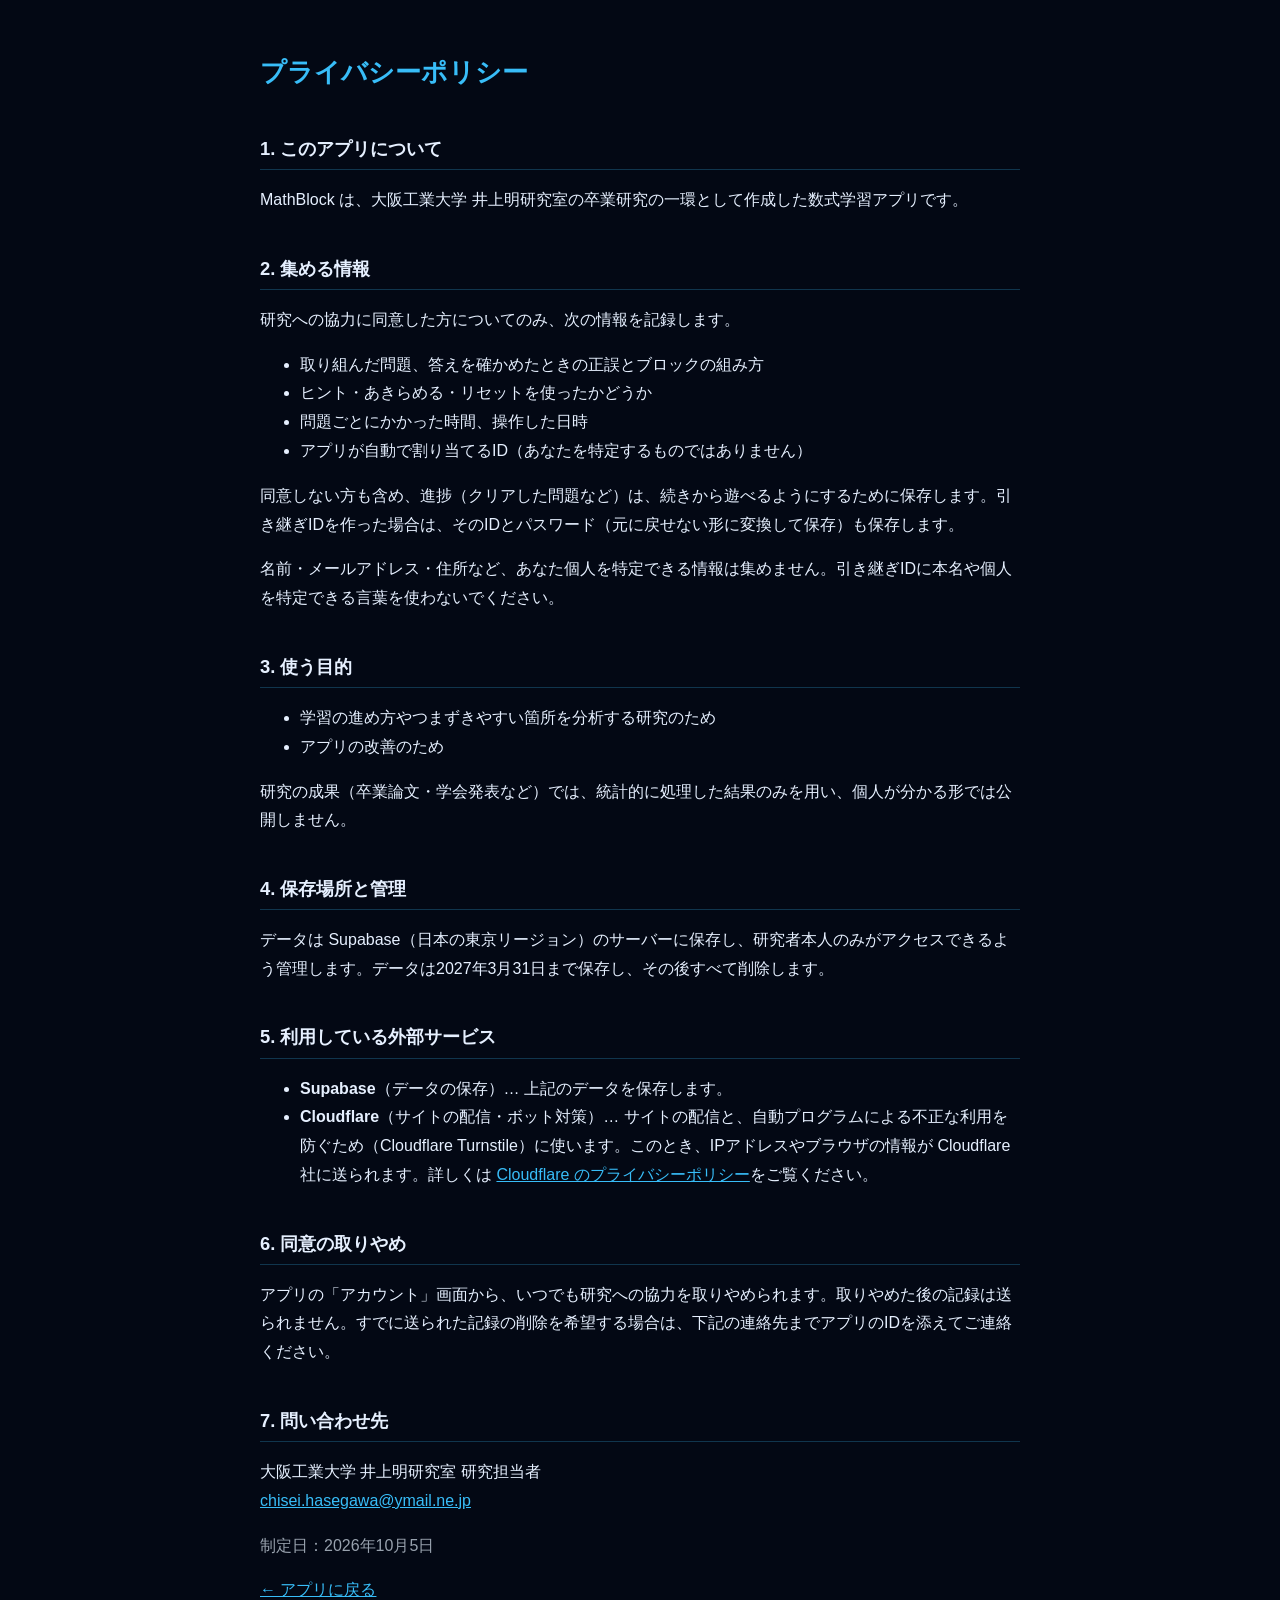
<file: privacy.html>
<!DOCTYPE html>
<html lang="ja">
<head>
  <meta charset="UTF-8">
  <meta name="viewport" content="width=device-width, initial-scale=1">
  <title>プライバシーポリシー - MathBlock</title>
  <style>
    :root { --bg: #030814; --text: #e6f0ff; --muted: rgba(203,213,225,0.75); --accent: #38bdf8; --border: rgba(56,189,248,0.25); }
    body { margin: 0; background: var(--bg); color: var(--text); font-family: 'Hiragino Kaku Gothic ProN', 'Noto Sans JP', sans-serif; line-height: 1.8; }
    main { max-width: 760px; margin: 0 auto; padding: 32px 16px 64px; }
    h1 { color: var(--accent); font-size: 1.6rem; }
    h2 { font-size: 1.15rem; margin-top: 2em; padding-bottom: 4px; border-bottom: 1px solid var(--border); }
    .draft { padding: 12px 16px; border: 1px dashed #fbbf24; color: #fde68a; border-radius: 10px; }
    .muted { color: var(--muted); }
    a { color: var(--accent); }
  </style>
</head>
<body>
<main>
  <h1>プライバシーポリシー</h1>

  <h2>1. このアプリについて</h2>
  <p>MathBlock は、大阪工業大学 井上明研究室の卒業研究の一環として作成した数式学習アプリです。</p>

  <h2>2. 集める情報</h2>
  <p>研究への協力に同意した方についてのみ、次の情報を記録します。</p>
  <ul>
    <li>取り組んだ問題、答えを確かめたときの正誤とブロックの組み方</li>
    <li>ヒント・あきらめる・リセットを使ったかどうか</li>
    <li>問題ごとにかかった時間、操作した日時</li>
    <li>アプリが自動で割り当てるID（あなたを特定するものではありません）</li>
  </ul>
  <p>同意しない方も含め、進捗（クリアした問題など）は、続きから遊べるようにするために保存します。引き継ぎIDを作った場合は、そのIDとパスワード（元に戻せない形に変換して保存）も保存します。</p>
  <p>名前・メールアドレス・住所など、あなた個人を特定できる情報は集めません。引き継ぎIDに本名や個人を特定できる言葉を使わないでください。</p>

  <h2>3. 使う目的</h2>
  <ul>
    <li>学習の進め方やつまずきやすい箇所を分析する研究のため</li>
    <li>アプリの改善のため</li>
  </ul>
  <p>研究の成果（卒業論文・学会発表など）では、統計的に処理した結果のみを用い、個人が分かる形では公開しません。</p>

  <h2>4. 保存場所と管理</h2>
  <p>データは Supabase（日本の東京リージョン）のサーバーに保存し、研究者本人のみがアクセスできるよう管理します。データは2027年3月31日まで保存し、その後すべて削除します。</p>

  <h2>5. 利用している外部サービス</h2>
  <ul>
    <li><b>Supabase</b>（データの保存）… 上記のデータを保存します。</li>
    <li><b>Cloudflare</b>（サイトの配信・ボット対策）… サイトの配信と、自動プログラムによる不正な利用を防ぐため（Cloudflare Turnstile）に使います。このとき、IPアドレスやブラウザの情報が Cloudflare 社に送られます。詳しくは <a href="https://www.cloudflare.com/ja-jp/privacypolicy/" target="_blank" rel="noopener">Cloudflare のプライバシーポリシー</a>をご覧ください。</li>
  </ul>

  <h2>6. 同意の取りやめ</h2>
  <p>アプリの「アカウント」画面から、いつでも研究への協力を取りやめられます。取りやめた後の記録は送られません。すでに送られた記録の削除を希望する場合は、下記の連絡先までアプリのIDを添えてご連絡ください。</p>

  <h2>7. 問い合わせ先</h2>
  <p>大阪工業大学 井上明研究室 研究担当者<br><a href="mailto:chisei.hasegawa@ymail.ne.jp">chisei.hasegawa@ymail.ne.jp</a></p>

  <p class="muted">制定日：2026年10月5日</p>
  <p><a href="index.html">← アプリに戻る</a></p>
</main>
</body>
</html>
</file>
